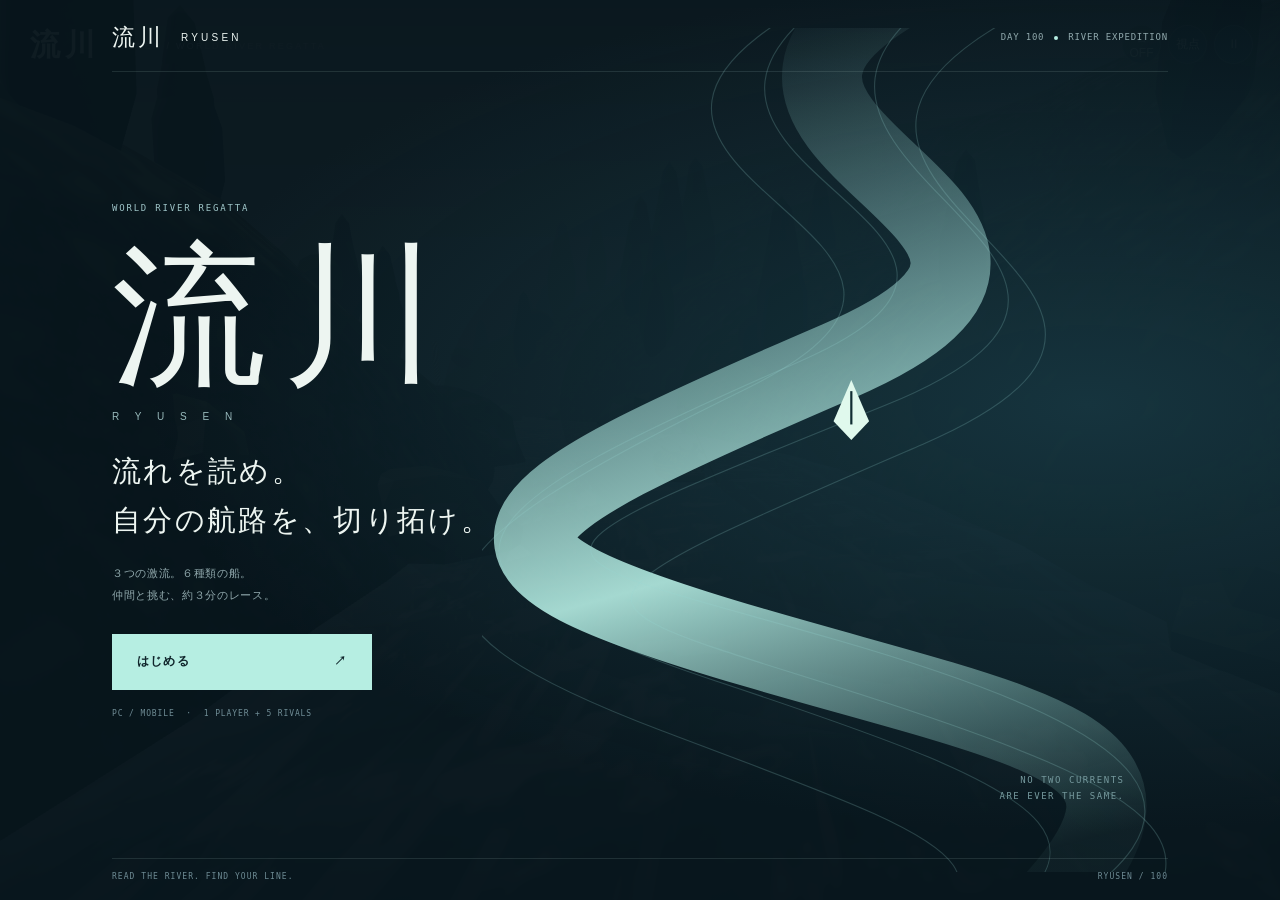
<file: RYUSEN.html>
<!doctype html>
<html lang="ja">
<head>
<meta charset="utf-8">
<meta name="viewport" content="width=device-width, initial-scale=1.0, maximum-scale=1.0, user-scalable=no, viewport-fit=cover">
<title>流川 RYUSEN — 世界激流レガッタ</title>
<meta http-equiv="refresh" content="0;url=./">
<script>location.replace('./');</script>
    <meta property="og:title" content="流川 RYUSEN — 世界激流レガッタ">
    <meta property="og:description" content="スマホ・PCのブラウザで遊べる無料ゲームです。インストール不要！">
    <meta property="og:url" content="https://titan11111.github.io/334-ryusen/">
    <meta property="og:type" content="website">
    <meta name="twitter:card" content="summary">
</head>
<body>
<a href="./">流川 RYUSEN を開く</a>
</body>
</html>
</file>
